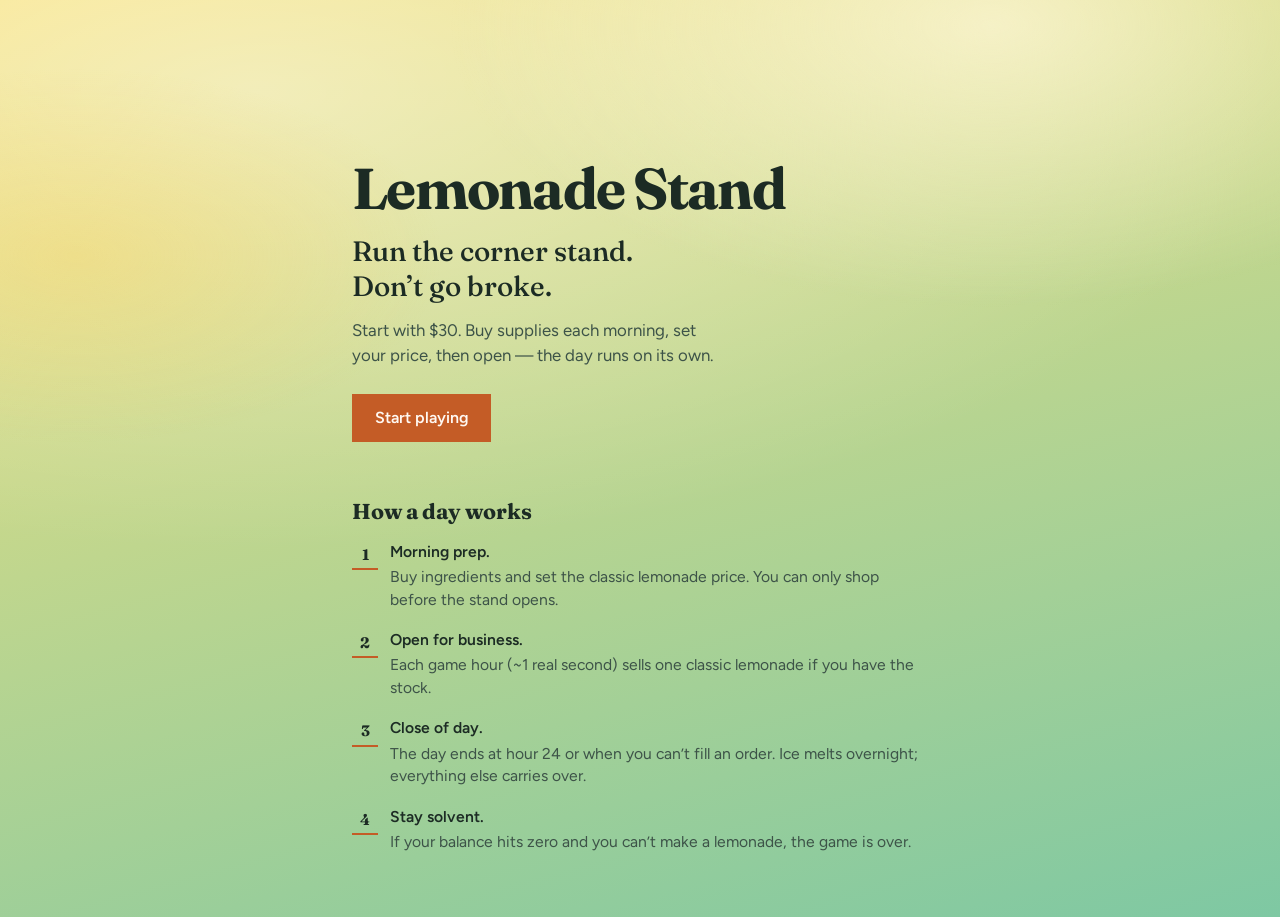
<file: static/index.html>
<!DOCTYPE html>
<html lang="en">
<head>
  <meta charset="UTF-8" />
  <meta name="viewport" content="width=device-width, initial-scale=1" />
  <title>Lemonade Stand</title>
  <link rel="preconnect" href="https://fonts.googleapis.com" />
  <link rel="preconnect" href="https://fonts.gstatic.com" crossorigin />
  <link href="https://fonts.googleapis.com/css2?family=Fraunces:opsz,wght@9..144,500;9..144,700&family=Figtree:wght@400;600&display=swap" rel="stylesheet" />
  <link rel="stylesheet" href="/static/style.css" />
</head>
<body class="landing">
  <div class="hero-wash" aria-hidden="true"></div>
  <main class="intro">
    <header class="intro-brand">
      <p class="brand-mark">Lemonade Stand</p>
      <h1>Run the corner stand. Don’t go broke.</h1>
      <p class="lede">
        Start with $30. Buy supplies each morning, set your price, then open —
        the day runs on its own.
      </p>
      <p class="cta-row">
        <a class="cta" href="/play">Start playing</a>
      </p>
    </header>

    <section class="rules" aria-labelledby="rules-heading">
      <h2 id="rules-heading">How a day works</h2>
      <ol>
        <li>
          <strong>Morning prep.</strong>
          Buy ingredients and set the classic lemonade price. You can only shop
          before the stand opens.
        </li>
        <li>
          <strong>Open for business.</strong>
          Each game hour (~1 real second) sells one classic lemonade if you
          have the stock.
        </li>
        <li>
          <strong>Close of day.</strong>
          The day ends at hour 24 or when you can’t fill an order. Ice melts
          overnight; everything else carries over.
        </li>
        <li>
          <strong>Stay solvent.</strong>
          If your balance hits zero and you can’t make a lemonade, the game
          is over.
        </li>
      </ol>
    </section>
  </main>
</body>
</html>
</file>
<file: static/style.css>
:root {
  --bg-top: #f7e27c;
  --bg-bottom: #7ec8a3;
  --ink: #1c2b24;
  --muted: #3d5348;
  --panel: rgba(255, 252, 245, 0.82);
  --accent: #c45c26;
  --line: rgba(28, 43, 36, 0.12);
  --ok: #1f6b4a;
}

* {
  box-sizing: border-box;
}

body {
  margin: 0;
  min-height: 100vh;
  color: var(--ink);
  font-family: "Figtree", system-ui, sans-serif;
  background:
    radial-gradient(ellipse 80% 50% at 20% 10%, rgba(255, 255, 255, 0.45), transparent),
    linear-gradient(165deg, var(--bg-top), var(--bg-bottom));
}

.stand {
  width: min(28rem, calc(100% - 2rem));
  margin: 0 auto;
  padding: 2.5rem 0 3rem;
  display: flex;
  flex-direction: column;
  gap: 1.5rem;
  animation: rise 0.6s ease-out;
}

@keyframes rise {
  from {
    opacity: 0;
    transform: translateY(12px);
  }
  to {
    opacity: 1;
    transform: translateY(0);
  }
}

.brand h1 {
  margin: 0;
  font-family: "Fraunces", Georgia, serif;
  font-weight: 700;
  font-size: clamp(2.2rem, 8vw, 3rem);
  letter-spacing: -0.02em;
  line-height: 1.05;
}

.player {
  margin: 0.55rem 0 0;
  font-size: 1.05rem;
  font-weight: 600;
}

.player .email {
  display: block;
  margin-top: 0.15rem;
  font-size: 0.85rem;
  font-weight: 400;
  color: var(--muted);
}

.meta {
  margin: 0.35rem 0 0;
  color: var(--muted);
  font-size: 0.95rem;
}

.balance {
  padding: 1.1rem 1.25rem;
  background: var(--panel);
  border: 1px solid var(--line);
  backdrop-filter: blur(6px);
}

.balance .label {
  margin: 0;
  font-size: 0.8rem;
  text-transform: uppercase;
  letter-spacing: 0.08em;
  color: var(--muted);
}

.balance .amount {
  margin: 0.2rem 0 0;
  font-family: "Fraunces", Georgia, serif;
  font-size: 2.4rem;
  font-weight: 700;
  font-variant-numeric: tabular-nums;
}

.inventory h2,
.menu h2 {
  margin: 0 0 0.6rem;
  font-size: 0.8rem;
  text-transform: uppercase;
  letter-spacing: 0.08em;
  color: var(--muted);
  font-weight: 600;
}

.inventory ul,
.menu > ul {
  list-style: none;
  margin: 0;
  padding: 0;
  background: var(--panel);
  border: 1px solid var(--line);
}

.inventory li {
  display: flex;
  justify-content: space-between;
  padding: 0.7rem 1rem;
  border-bottom: 1px solid var(--line);
  font-variant-numeric: tabular-nums;
}

.inventory li:last-child {
  border-bottom: none;
}

.inventory .qty,
.menu .qty {
  font-weight: 600;
}

.menu-empty {
  padding: 0.7rem 1rem;
  color: var(--muted);
}

.menu-item {
  padding: 0.85rem 1rem 1rem;
  border-bottom: 1px solid var(--line);
}

.menu-item:last-child {
  border-bottom: none;
}

.menu-item-header {
  display: flex;
  justify-content: space-between;
  align-items: baseline;
  gap: 0.75rem;
}

.menu-item-name {
  font-family: "Fraunces", Georgia, serif;
  font-weight: 700;
  font-size: 1.15rem;
  text-transform: capitalize;
}

.menu-item-price {
  font-variant-numeric: tabular-nums;
  font-weight: 600;
}

.menu-recipe-label {
  margin: 0.55rem 0 0.35rem;
  font-size: 0.72rem;
  text-transform: uppercase;
  letter-spacing: 0.06em;
  color: var(--muted);
}

.menu-recipe {
  list-style: none;
  margin: 0;
  padding: 0;
}

.menu-recipe li {
  display: flex;
  justify-content: space-between;
  padding: 0.25rem 0;
  font-size: 0.95rem;
  font-variant-numeric: tabular-nums;
  color: var(--muted);
}

.actions {
  display: flex;
  flex-direction: column;
  gap: 0.75rem;
}

button {
  font: inherit;
  font-weight: 600;
  border: 1px solid var(--ink);
  background: transparent;
  color: var(--ink);
  padding: 0.7rem 1rem;
  cursor: pointer;
  transition: background 0.15s ease, color 0.15s ease, transform 0.15s ease;
}

button:hover:not(:disabled) {
  background: var(--ink);
  color: #fff7e8;
}

button:active:not(:disabled) {
  transform: scale(0.98);
}

button:disabled {
  opacity: 0.4;
  cursor: not-allowed;
}

button.primary {
  background: var(--accent);
  border-color: var(--accent);
  color: #fff8f2;
}

button.primary:hover:not(:disabled) {
  background: #a84b1d;
  border-color: #a84b1d;
  color: #fff8f2;
}

.day-start {
  display: flex;
  flex-direction: column;
  gap: 0.75rem;
  padding: 1rem;
  background: var(--panel);
  border: 1px solid var(--line);
}

.day-start.hidden {
  display: none;
}

.hint {
  margin: 0;
  color: var(--muted);
  font-size: 0.9rem;
}

.buy-row {
  display: grid;
  grid-template-columns: 1fr auto auto;
  gap: 0.5rem;
  align-items: center;
}

.buy-row input {
  width: 4.5rem;
  font: inherit;
  padding: 0.4rem 0.5rem;
  border: 1px solid var(--line);
  background: #fff;
}

.price-row {
  display: grid;
  grid-template-columns: 1fr auto auto;
  gap: 0.5rem;
  align-items: center;
  font-size: 0.95rem;
}

.price-row input {
  width: 5rem;
  font: inherit;
  padding: 0.4rem 0.5rem;
  border: 1px solid var(--line);
  background: #fff;
}

.message {
  margin: 0;
  min-height: 1.25rem;
  color: var(--ok);
  font-size: 0.9rem;
}

.message.error {
  color: #9b2c2c;
}

/* --- Landing / rules --- */

body.landing {
  overflow-x: hidden;
}

.hero-wash {
  position: fixed;
  inset: -10% -5% auto;
  height: min(70vh, 36rem);
  pointer-events: none;
  background:
    radial-gradient(ellipse 55% 70% at 75% 20%, rgba(255, 248, 220, 0.7), transparent 70%),
    radial-gradient(ellipse 40% 50% at 10% 60%, rgba(255, 210, 90, 0.35), transparent 65%);
  animation: wash-drift 14s ease-in-out infinite alternate;
}

@keyframes wash-drift {
  from {
    transform: translate3d(0, 0, 0) scale(1);
  }
  to {
    transform: translate3d(-2%, 3%, 0) scale(1.04);
  }
}

.intro {
  position: relative;
  width: min(36rem, calc(100% - 2rem));
  margin: 0 auto;
  padding: 18vh 0 4rem;
  display: flex;
  flex-direction: column;
  gap: 3.5rem;
}

.intro-brand {
  animation: rise 0.7s ease-out;
}

.brand-mark {
  margin: 0;
  font-family: "Fraunces", Georgia, serif;
  font-weight: 700;
  font-size: clamp(2.6rem, 10vw, 3.6rem);
  letter-spacing: -0.03em;
  line-height: 0.95;
}

.intro-brand h1 {
  margin: 1.1rem 0 0;
  font-family: "Fraunces", Georgia, serif;
  font-weight: 500;
  font-size: clamp(1.35rem, 4.2vw, 1.75rem);
  line-height: 1.25;
  max-width: 18ch;
}

.lede {
  margin: 0.85rem 0 0;
  color: var(--muted);
  font-size: 1.05rem;
  line-height: 1.5;
  max-width: 34ch;
  animation: rise 0.7s ease-out 0.08s both;
}

.cta-row {
  margin: 1.6rem 0 0;
  animation: rise 0.7s ease-out 0.16s both;
}

.cta {
  display: inline-block;
  font-weight: 600;
  text-decoration: none;
  padding: 0.85rem 1.35rem;
  background: var(--accent);
  border: 1px solid var(--accent);
  color: #fff8f2;
  transition: background 0.15s ease, border-color 0.15s ease, transform 0.15s ease;
}

.cta:hover {
  background: #a84b1d;
  border-color: #a84b1d;
}

.cta:active {
  transform: scale(0.98);
}

.rules {
  animation: rise 0.7s ease-out 0.22s both;
}

.rules h2 {
  margin: 0 0 1rem;
  font-family: "Fraunces", Georgia, serif;
  font-weight: 700;
  font-size: 1.35rem;
}

.rules ol {
  margin: 0;
  padding: 0;
  list-style: none;
  counter-reset: rule;
  display: flex;
  flex-direction: column;
  gap: 1.1rem;
}

.rules li {
  position: relative;
  padding-left: 2.4rem;
  color: var(--muted);
  line-height: 1.45;
  font-size: 0.98rem;
}

.rules li::before {
  counter-increment: rule;
  content: counter(rule);
  position: absolute;
  left: 0;
  top: 0.05rem;
  width: 1.65rem;
  height: 1.65rem;
  display: grid;
  place-items: center;
  font-family: "Fraunces", Georgia, serif;
  font-weight: 700;
  font-size: 0.95rem;
  color: var(--ink);
  border-bottom: 2px solid var(--accent);
}

.rules li strong {
  display: block;
  color: var(--ink);
  font-weight: 600;
  margin-bottom: 0.15rem;
}

@media (max-width: 40rem) {
  .intro {
    padding-top: 12vh;
  }
}

/* --- Nav / ledger --- */

.nav-links {
  margin: 0.75rem 0 0;
  font-size: 0.9rem;
}

.nav-links a {
  color: var(--muted);
  font-weight: 600;
  text-decoration: none;
  border-bottom: 1px solid transparent;
  transition: color 0.15s ease, border-color 0.15s ease;
}

.nav-links a:hover {
  color: var(--ink);
  border-bottom-color: var(--accent);
}

.ledger-page {
  width: min(44rem, calc(100% - 2rem));
}

.balance .verify {
  margin: 0.45rem 0 0;
  font-size: 0.85rem;
  color: var(--ok);
}

.balance .verify.mismatch {
  color: #9b2c2c;
}

.ledger h2 {
  margin: 0;
  font-size: 0.8rem;
  text-transform: uppercase;
  letter-spacing: 0.08em;
  color: var(--muted);
  font-weight: 600;
}

.ledger-heading {
  display: flex;
  align-items: center;
  justify-content: space-between;
  gap: 1rem;
  margin-bottom: 0.6rem;
}

.ledger-heading button {
  padding: 0.45rem 0.75rem;
  font-size: 0.85rem;
}

.ledger-table-wrap {
  overflow-x: auto;
  background: var(--panel);
  border: 1px solid var(--line);
  animation: rise 0.55s ease-out 0.08s both;
}

.ledger-table {
  width: 100%;
  border-collapse: collapse;
  font-variant-numeric: tabular-nums;
  font-size: 0.92rem;
}

.ledger-table th,
.ledger-table td {
  padding: 0.65rem 0.85rem;
  text-align: left;
  border-bottom: 1px solid var(--line);
  white-space: nowrap;
}

.ledger-table th {
  font-size: 0.72rem;
  text-transform: uppercase;
  letter-spacing: 0.06em;
  color: var(--muted);
  font-weight: 600;
}

.ledger-table tbody tr:last-child td {
  border-bottom: none;
}

.ledger-table td.num {
  text-align: right;
  font-weight: 600;
}

.ledger-table th:nth-child(n + 4) {
  text-align: right;
}

.ledger-table .item-id {
  font-size: 0.85rem;
  color: var(--muted);
  font-variant-numeric: normal;
}

.ledger-table .outflow {
  color: #9b2c2c;
}

.ledger-table .inflow {
  color: var(--ok);
}

.ledger-table tr.latest {
  background: rgba(255, 255, 255, 0.45);
}

.ledger-table tr.latest td:nth-child(5) {
  font-family: "Fraunces", Georgia, serif;
  font-size: 1.05rem;
}

.ledger-table .empty {
  text-align: center;
  color: var(--muted);
  font-weight: 400;
  white-space: normal;
}
</file>
